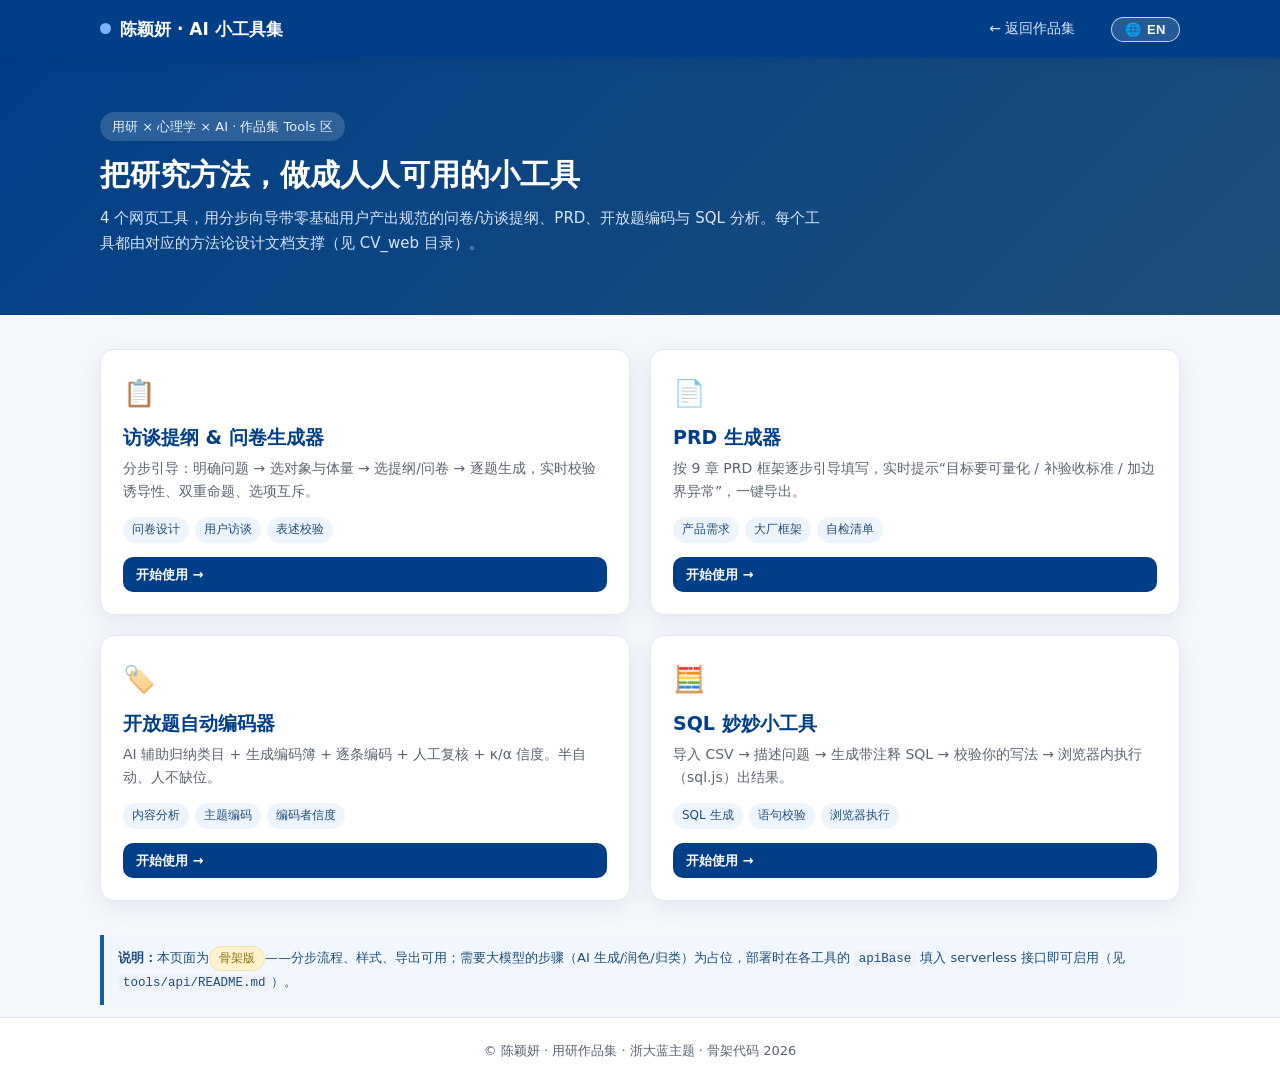
<file: tools/index.html>
<!doctype html>
<html lang="zh-CN">
<head>
<meta charset="utf-8">
<meta name="viewport" content="width=device-width,initial-scale=1">
<title>AI 小工具集 · 陈颖妍</title>
<link rel="stylesheet" href="assets/style.css">
</head>
<body>
<nav class="nav"><div class="container">
  <span class="brand"><span class="dot"></span><span data-i18n="brand">陈颖妍 · AI 小工具集</span></span>
  <span class="spacer"></span>
  <a class="navlink" href="../index.html" data-i18n="back">← 返回作品集</a>
  <button id="langBtn" class="langbtn" type="button" aria-label="切换到英文 / Switch to English">EN</button>
</div></nav>

<header class="hero"><div class="container">
  <span class="kicker" data-i18n="kicker">用研 × 心理学 × AI · 作品集 Tools 区</span>
  <h1 data-i18n="h1">把研究方法，做成人人可用的小工具</h1>
  <p data-i18n="lead">4 个网页工具，用分步向导带零基础用户产出规范的问卷/访谈提纲、PRD、开放题编码与 SQL 分析。每个工具都由对应的方法论设计文档支撑（见 CV_web 目录）。</p>
</div></header>

<main class="container">
  <div class="grid">

    <a class="card" href="survey.html">
      <div class="ico">📋</div>
      <h3 data-i18n="c1t">访谈提纲 & 问卷生成器</h3>
      <p data-i18n="c1d">分步引导：明确问题 → 选对象与体量 → 选提纲/问卷 → 逐题生成，实时校验诱导性、双重命题、选项互斥。</p>
      <div class="tags" data-i18n="c1g"><span class="tag">问卷设计</span><span class="tag">用户访谈</span><span class="tag">表述校验</span></div>
      <span class="btn sm" data-i18n="start">开始使用 →</span>
    </a>

    <a class="card" href="prd.html">
      <div class="ico">📄</div>
      <h3 data-i18n="c2t">PRD 生成器</h3>
      <p data-i18n="c2d">按 9 章 PRD 框架逐步引导填写，实时提示“目标要可量化 / 补验收标准 / 加边界异常”，一键导出。</p>
      <div class="tags" data-i18n="c2g"><span class="tag">产品需求</span><span class="tag">大厂框架</span><span class="tag">自检清单</span></div>
      <span class="btn sm" data-i18n="start">开始使用 →</span>
    </a>

    <a class="card" href="coding.html">
      <div class="ico">🏷️</div>
      <h3 data-i18n="c3t">开放题自动编码器</h3>
      <p data-i18n="c3d">AI 辅助归纳类目 + 生成编码簿 + 逐条编码 + 人工复核 + κ/α 信度。半自动、人不缺位。</p>
      <div class="tags" data-i18n="c3g"><span class="tag">内容分析</span><span class="tag">主题编码</span><span class="tag">编码者信度</span></div>
      <span class="btn sm" data-i18n="start">开始使用 →</span>
    </a>

    <a class="card" href="sql.html">
      <div class="ico">🧮</div>
      <h3 data-i18n="c4t">SQL 妙妙小工具</h3>
      <p data-i18n="c4d">导入 CSV → 描述问题 → 生成带注释 SQL → 校验你的写法 → 浏览器内执行（sql.js）出结果。</p>
      <div class="tags" data-i18n="c4g"><span class="tag">SQL 生成</span><span class="tag">语句校验</span><span class="tag">浏览器执行</span></div>
      <span class="btn sm" data-i18n="start">开始使用 →</span>
    </a>

  </div>

  <div class="callout" data-i18n="note">
    <b>说明：</b>本页面为<span class="skeleton-badge">骨架版</span>——分步流程、样式、导出可用；需要大模型的步骤（AI 生成/润色/归类）为占位，部署时在各工具的 <code>apiBase</code> 填入 serverless 接口即可启用（见 <code>tools/api/README.md</code>）。
  </div>
</main>

<footer><div class="container" data-i18n="foot">© 陈颖妍 · 用研作品集 · 浙大蓝主题 · 骨架代码 2026</div></footer>

<script>
window.I18N_EN_TITLE = "AI Tools · Yingyan Chen";
window.I18N_EN = {
  brand: "Yingyan Chen · AI Tools",
  back: "← Back to portfolio",
  kicker: "UX Research × Psychology × AI · Portfolio Tools",
  h1: "Turning research methods into tools anyone can use",
  lead: "Four web tools that walk absolute beginners, step by step, to rigorous surveys/interview guides, PRDs, open-ended coding, and SQL analysis. Each is backed by its own methodology design document (see the CV_web folder).",
  c1t: "Interview Guide & Survey Generator",
  c1d: "Step-by-step: define the question → pick audience & scale → choose guide/survey → generate item by item, with live checks for leading questions, double-barreled items, and option overlap.",
  c1g: `<span class="tag">Survey Design</span><span class="tag">User Interviews</span><span class="tag">Wording Checks</span>`,
  c2t: "PRD Generator",
  c2d: "A guided 9-chapter PRD framework with live prompts (“make goals measurable / add acceptance criteria / cover edge cases”) and one-click export.",
  c2g: `<span class="tag">Product Requirements</span><span class="tag">Big-tech Framework</span><span class="tag">Checklist</span>`,
  c3t: "Open-ended Response Coder",
  c3d: "AI-assisted category induction + codebook + item-by-item coding + human review + κ/α reliability. Semi-automatic — the human stays in the loop.",
  c3g: `<span class="tag">Content Analysis</span><span class="tag">Thematic Coding</span><span class="tag">Inter-coder Reliability</span>`,
  c4t: "SQL Handy Tool",
  c4d: "Import CSV → describe the question → generate annotated SQL → validate your version → run it in the browser (sql.js) for results.",
  c4g: `<span class="tag">SQL Generation</span><span class="tag">Query Validation</span><span class="tag">In-browser Execution</span>`,
  start: "Open →",
  note: `<b>Note:</b> this page is a <span class="skeleton-badge">skeleton build</span> — the step-by-step flow, styling, and export all work; the steps that need a large model (AI generation/polish/categorization) are placeholders, enabled by filling each tool's <code>apiBase</code> with a serverless endpoint on deploy (see <code>tools/api/README.md</code>).`,
  foot: "© 2026 Yingyan Chen · UX Research Portfolio · ZJU-blue theme · skeleton build"
};
</script>
<script src="assets/i18n.js"></script>
</body>
</html>
</file>
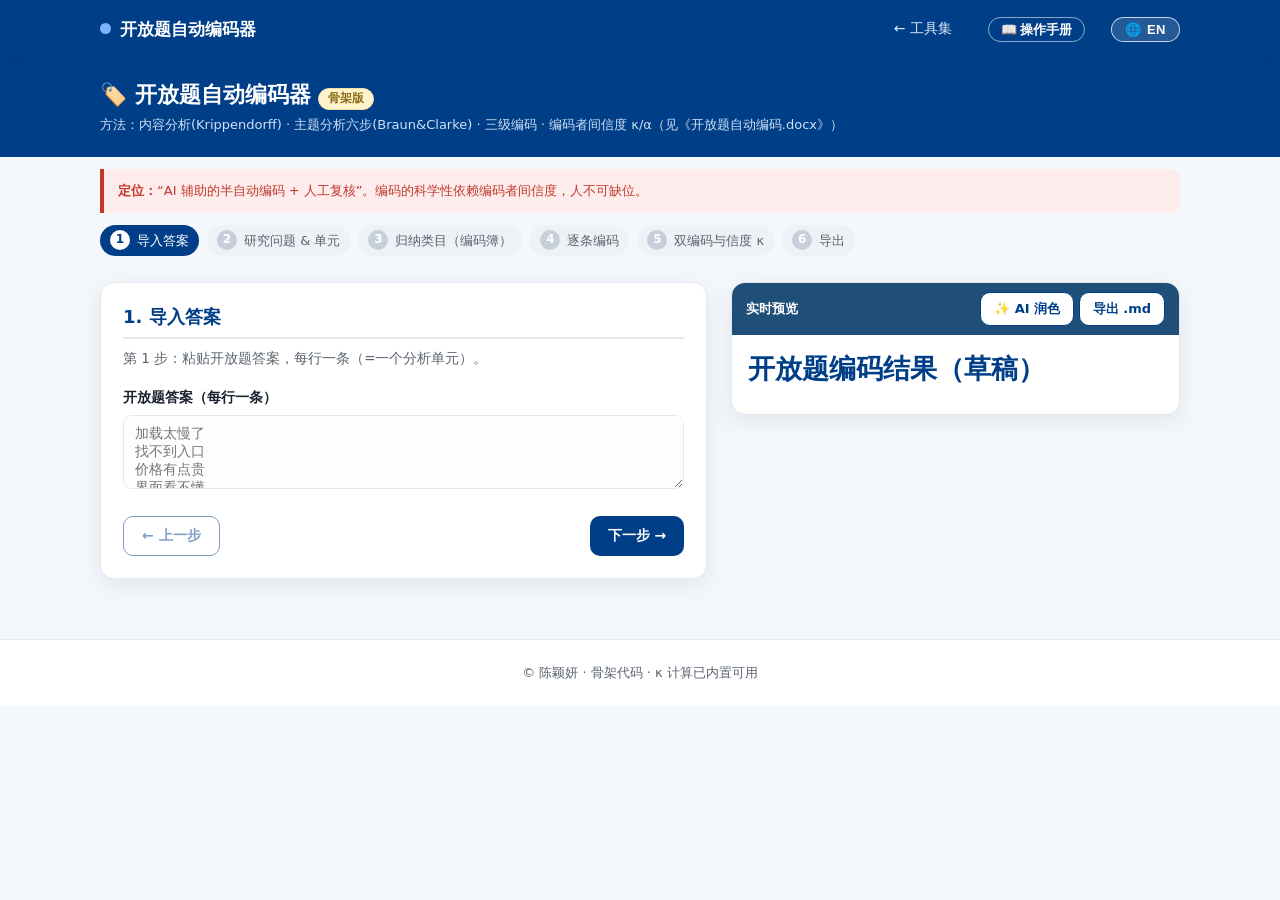
<file: tools/coding.html>
<!doctype html>
<html lang="zh-CN">
<head>
<meta charset="utf-8">
<meta name="viewport" content="width=device-width,initial-scale=1">
<title>开放题自动编码器</title>
<link rel="stylesheet" href="assets/style.css">
</head>
<body>
<nav class="nav"><div class="container">
  <span class="brand"><span class="dot"></span><span data-i18n="brand">开放题自动编码器</span></span>
  <span class="spacer"></span>
  <a class="navlink" href="index.html" data-i18n="back">← 工具集</a>
  <button id="manualBtn" class="manualbtn" type="button" data-i18n="manual_btn">📖 操作手册</button>
  <button id="langBtn" class="langbtn" type="button" aria-label="切换到英文 / Switch to English">EN</button>
</div></nav>
<div class="tool-head"><div class="container">
  <h1>🏷️ <span data-i18n="th">开放题自动编码器</span> <span class="skeleton-badge" data-i18n="badge">骨架版</span></h1>
  <p data-i18n="sub">方法：内容分析(Krippendorff) · 主题分析六步(Braun&Clarke) · 三级编码 · 编码者间信度 κ/α（见《开放题自动编码.docx》）</p>
</div></div>
<main class="container">
  <div class="callout warn" data-i18n="pos"><b>定位：</b>“AI 辅助的半自动编码 + 人工复核”。编码的科学性依赖编码者间信度，人不可缺位。</div>
  <div id="app"></div>
</main>
<div class="manual-mask" id="manualMask" role="dialog" aria-modal="true"><div class="manual-box"><div class="mhead"><h3 data-i18n="manual_title">📖 操作手册 · 开放题自动编码器</h3><button class="mclose" id="manualClose" type="button" data-i18n="manual_close">关闭 ✕</button></div><div class="manual-body" data-i18n="manual_body"><p class="mintro">把一堆开放题答案半自动归纳成类目、逐条编码，内置计算 Cohen\u2019s κ 编码者间信度，一键导出。定位：AI 辅助 + 人工复核，人不可缺位。</p><div class="step"><b>第 1 步 · 导入答案</b><br>🎯 目的：把待分析答案录入系统<br>⌨️ 输入：开放题答案，每行一条<br>🖱️ 操作：粘贴或输入，一行一条<br>📤 输出：显示"已载入 N 条待编码单元"</div><div class="step"><b>第 2 步 · 研究问题 & 单元</b><br>🎯 目的：明确回答什么、以多大颗粒度编码<br>⌨️ 输入：研究问题；分析单元(整条/句子/意义单元)<br>🖱️ 操作：填问题，单选单元粒度<br>📤 输出：预览顶部出现问题与单元</div><div class="step"><b>第 3 步 · 归纳类目（编码簿）</b><br>🎯 目的：建立"给答案贴什么标签"的规则表<br>⌨️ 输入：编码簿：类目名|定义|例句<br>🖱️ 操作：逐行定义，遵循 MECE、保留"其他"<br>📤 输出：预览生成编码簿表格</div><div class="step"><b>第 4 步 · 逐条编码</b><br>🎯 目的：由编码者 A 给每条贴类目<br>⌨️ 输入：编码者 A：每行一个类目，顺序对应答案<br>🖱️ 操作：按答案顺序逐行填类目名<br>📤 输出：预览生成类目频次</div><div class="step"><b>第 5 步 · 双编码与信度 κ ★</b><br>🎯 目的：验证类目能被他人一致套用<br>⌨️ 输入：编码者 B 的独立编码<br>🖱️ 操作：独立编码后填入，自动算 Cohen\u2019s κ<br>📤 输出：显示 N/一致率/κ（≥0.8 良好，<0.6 需重编）</div><div class="step"><b>第 6 步 · 导出</b><br>🎯 目的：拿到可存档的编码结果<br>⌨️ 输入：无<br>🖱️ 操作：点导出 .md<br>📤 输出：含编码簿、信度、频次的 .md</div><p class="mnote">方法论：内容分析(Krippendorff) · 主题分析六步(Braun & Clarke) · 编码者间信度 κ/α。</p></div></div></div>
<footer><div class="container" data-i18n="foot">© 陈颖妍 · 骨架代码 · κ 计算已内置可用</div></footer>

<script src="assets/wizard.js"></script>
<script>
var T = {
  whole:{zh:'整条回答',en:'Whole response'}, sentence:{zh:'句子',en:'Sentence'}, meaning:{zh:'意义单元',en:'Meaning unit'}
};
function o(v){ return {v:v, zh:T[v].zh, en:T[v].en}; }
function lbl(v,lang){ return T[v] ? (T[v][lang]||T[v].zh) : v; }

/* 真实 Cohen's κ：两列（每行一个编码）逐行比对 */
function cohenKappa(a,b){
  a=(a||'').split('\n').map(function(x){return x.trim();});
  b=(b||'').split('\n').map(function(x){return x.trim();});
  var n=Math.min(a.length,b.length), pairs=[];
  for(var i=0;i<n;i++){ if(a[i]!==''&&b[i]!=='') pairs.push([a[i],b[i]]); }
  if(pairs.length<2) return null;
  var N=pairs.length, agree=0, ca={}, cb={};
  pairs.forEach(function(p){ if(p[0]===p[1])agree++; ca[p[0]]=(ca[p[0]]||0)+1; cb[p[1]]=(cb[p[1]]||0)+1; });
  var po=agree/N, pe=0;
  for(var k in ca){ if(cb[k]) pe+=(ca[k]/N)*(cb[k]/N); }
  var kappa=(pe<1)?(po-pe)/(1-pe):1;
  return {N:N, po:po, kappa:kappa};
}
var cfg={ key:'coding', apiBase:'https://yingyan-chen-ai-portfolio.vercel.app', steps:[
  { title:{zh:'导入答案',en:'Import answers'}, intro:{zh:'第 1 步：粘贴开放题答案，每行一条（=一个分析单元）。',en:'Step 1: paste open-ended answers, one per line (= one analysis unit).'}, fields:[
     {name:'answers', label:{zh:'开放题答案（每行一条）',en:'Open-ended answers (one per line)'}, type:'lines', placeholder:{zh:'加载太慢了\n找不到入口\n价格有点贵\n界面看不懂',en:'Too slow to load\nCan’t find the entry point\nA bit pricey\nThe UI is confusing'},
        check:function(v){ if(!v)return null; var n=v.split('\n').filter(function(x){return x.trim();}).length; return {level:'ok',msg:{zh:'已载入 '+n+' 条待编码单元。',en:'Loaded '+n+' units to code.'}}; }}
  ]},
  { title:{zh:'研究问题 & 单元',en:'Question & unit'}, intro:{zh:'第 2 步：明确要回答什么、分析单元粒度。',en:'Step 2: clarify what you want to answer and the granularity of the analysis unit.'}, fields:[
     {name:'rq', label:{zh:'研究问题',en:'Research question'}, type:'text', placeholder:{zh:'用户不满意的主要原因有哪些？',en:'What are the main reasons users are dissatisfied?'}},
     {name:'unit', label:{zh:'分析单元',en:'Analysis unit'}, type:'radio', options:[o('whole'),o('sentence'),o('meaning')]}
  ]},
  { title:{zh:'归纳类目（编码簿）',en:'Induce categories (codebook)'}, intro:{zh:'第 3 步：定义类目。可先人工，AI（配置 apiBase 后）读样本给候选类目。每行：类目名 | 定义 | 例句。',en:'Step 3: define categories. Start manually, or let AI (once apiBase is set) read samples and suggest candidates. Per line: category | definition | example.'}, fields:[
     {name:'codebook', label:{zh:'编码簿',en:'Codebook'}, type:'lines', placeholder:{zh:'性能 | 加载/卡顿相关 | “加载太慢了”\n易用性 | 找不到/看不懂 | “找不到入口”\n价格 | 费用相关 | “价格有点贵”',en:'Performance | loading/lag related | "Too slow to load"\nUsability | can’t find/understand | "Can’t find the entry point"\nPrice | cost related | "A bit pricey"'},
        check:function(v){ if(!v)return null; return {level:'tip',msg:{zh:'原则：类目互斥且穷尽(MECE)；保留“其他/无法归类”。',en:'Principle: categories mutually exclusive & exhaustive (MECE); keep an "Other / uncodable".'}}; }},
     {name:'aihint', type:'static', html:{zh:'<div class="callout">（骨架占位）配置 apiBase 后，可点“AI 归纳候选类目”自动读全部答案生成编码簿草稿，再由你增删改。</div>',en:'<div class="callout">(skeleton placeholder) Once apiBase is set, "AI-induce candidate categories" reads all answers and drafts a codebook for you to edit.</div>'}}
  ]},
  { title:{zh:'逐条编码',en:'Code item by item'}, intro:{zh:'第 4 步：人机协同。AI 给建议编码+置信度，你逐条复核。此处骨架用“编码者 A”手工编码演示。',en:'Step 4: human–AI collaboration. AI suggests codes + confidence; you review each. This skeleton demos manual coding by "Coder A".'}, fields:[
     {name:'coderA', label:{zh:'编码者 A：给每条答案编码（每行一个类目，顺序对应答案）',en:'Coder A: code each answer (one category per line, aligned to answers)'}, type:'lines', placeholder:{zh:'性能\n易用性\n价格\n易用性',en:'Performance\nUsability\nPrice\nUsability'}}
  ]},
  { title:{zh:'双编码与信度 κ',en:'Double-coding & κ reliability'}, intro:{zh:'第 5 步：第二位编码者（或 AI 二次）独立编码，计算 Cohen’s κ。',en:'Step 5: a second coder (or AI second pass) codes independently; compute Cohen’s κ.'}, fields:[
     {name:'coderB', label:{zh:'编码者 B：独立编码（每行一个类目）',en:'Coder B: independent coding (one category per line)'}, type:'lines', placeholder:{zh:'性能\n易用性\n价格\n性能',en:'Performance\nUsability\nPrice\nPerformance'},
        check:function(v,s){ var r=cohenKappa(s.coderA,v); if(!r) return {level:'tip',msg:{zh:'两列各需 ≥2 个对应编码才能算 κ。',en:'Each column needs ≥2 matching codes to compute κ.'}};
          var lvl=r.kappa>=0.8?'ok':(r.kappa>=0.6?'tip':'warn');
          return {level:lvl,msg:{zh:'N='+r.N+'，观察一致 '+(r.po*100).toFixed(0)+'%，Cohen’s κ='+r.kappa.toFixed(2)+'（≥0.8 良好，0.6–0.8 可接受，<0.6 需讨论修订编码簿重编）。',en:'N='+r.N+', observed agreement '+(r.po*100).toFixed(0)+'%, Cohen’s κ='+r.kappa.toFixed(2)+' (≥0.8 good, 0.6–0.8 acceptable, <0.6 discuss & revise the codebook, then recode).'}}; }}
  ]},
  { title:{zh:'导出',en:'Export'}, intro:{zh:'第 6 步：导出编码结果 + 编码簿 + 频次。',en:'Step 6: export coding results + codebook + frequencies.'}, fields:[
     {name:'_x', type:'static', html:{zh:'<div class="callout">右侧预览含编码簿与信度小结，点“导出 .md”。完整版还可导出逐条编码 CSV 与类目频次。</div>',en:'<div class="callout">The preview on the right includes the codebook and a reliability summary; click "Export .md". The full version also exports per-item coding CSV and category frequencies.</div>'}}
  ]}
],
buildPreview:function(s,lang){
  function P(zh,en){ return lang==='en'?en:zh; }
  var C = lang==='en'?': ':'：';
  var o=['# '+P('开放题编码结果（草稿）','Open-ended coding results (draft)'),''];
  if(s.rq)o.push('**'+P('研究问题','Research question')+'**'+C+s.rq); if(s.unit)o.push('**'+P('分析单元','Analysis unit')+'**'+C+lbl(s.unit,lang)); o.push('');
  if(s.codebook){ o.push('## '+P('编码簿','Codebook')); o.push('| '+P('类目','Category')+' | '+P('定义','Definition')+' | '+P('例句','Example')+' |','|---|---|---|'); s.codebook.split('\n').forEach(function(x){ if(x.trim()){ var p=x.split('|'); o.push('| '+((p[0]||'').trim())+' | '+((p[1]||'').trim())+' | '+((p[2]||'').trim())+' |'); } }); o.push(''); }
  var r=cohenKappa(s.coderA,s.coderB);
  if(r){ o.push('## '+P('编码者间信度','Inter-coder reliability')); o.push('- '+P('样本 N=','Sample N=')+r.N+P('，观察一致率 ',', observed agreement ')+(r.po*100).toFixed(0)+'%'); o.push('- **Cohen’s κ = '+r.kappa.toFixed(2)+'**'+(r.kappa<0.6?P('（偏低：建议讨论、修订编码簿后重编）',' (low: discuss, revise the codebook, then recode)'):'')); o.push(''); }
  if(s.coderA){ var f={}; s.coderA.split('\n').forEach(function(c){c=c.trim();if(c)f[c]=(f[c]||0)+1;}); var ks=Object.keys(f); if(ks.length){ o.push('## '+P('类目频次（编码者A）','Category frequency (Coder A)')); ks.forEach(function(k){o.push('- '+k+C+f[k]);}); } }
  return o.join('\n');
}};
new Wizard(cfg).mount('#app');
</script>
<script>
window.I18N_EN_TITLE = "Open-ended Response Coder";
window.I18N_EN = {
  manual_btn: "📖 Manual",
  manual_title: "📖 Manual · Open-ended Response Coder",
  manual_close: "Close ✕",
  manual_body: `<p class="mintro">Semi-automatically induce categories from open-ended answers, code item by item, compute Cohen\u2019s κ inter-coder reliability, and export. Positioning: AI-assisted + human review — the human stays in the loop.</p><div class="step"><b>Step 1 · Import answers</b><br>🎯 Purpose: Load the answers to analyze<br>⌨️ Input: Open-ended answers, one per line<br>🖱️ How: Paste or type, one per line<br>📤 Output: Shows "loaded N units"</div><div class="step"><b>Step 2 · Question & unit</b><br>🎯 Purpose: Define the question and coding granularity<br>⌨️ Input: Research question; unit (whole/sentence/meaning)<br>🖱️ How: Fill question, pick unit granularity<br>📤 Output: Preview shows question & unit</div><div class="step"><b>Step 3 · Induce categories</b><br>🎯 Purpose: Build the labeling ruleset<br>⌨️ Input: Codebook: category|definition|example<br>🖱️ How: Define per line; keep MECE + an "Other"<br>📤 Output: Preview builds the codebook table</div><div class="step"><b>Step 4 · Code item by item</b><br>🎯 Purpose: Coder A labels each answer<br>⌨️ Input: Coder A: one category per line, aligned to answers<br>🖱️ How: Fill category names in answer order<br>📤 Output: Preview builds category frequency</div><div class="step"><b>Step 5 · Double-coding & κ ★</b><br>🎯 Purpose: Verify others can apply the codebook consistently<br>⌨️ Input: Coder B\u2019s independent coding<br>🖱️ How: Enter B\u2019s coding; κ is computed automatically<br>📤 Output: Shows N / agreement / κ (≥0.8 good, <0.6 recode)</div><div class="step"><b>Step 6 · Export</b><br>🎯 Purpose: Get archivable results<br>⌨️ Input: none<br>🖱️ How: Click Export .md<br>📤 Output: A .md with codebook, reliability, frequencies</div><p class="mnote">Methodology: content analysis (Krippendorff) · six-step thematic analysis (Braun & Clarke) · inter-coder reliability κ/α.</p>`,
  brand: "Open-ended Response Coder",
  back: "← Tools",
  th: "Open-ended Response Coder",
  badge: "skeleton",
  sub: "Method: content analysis (Krippendorff) · six-step thematic analysis (Braun & Clarke) · three-level coding · inter-coder reliability κ/α.",
  pos: `<b>Positioning:</b> "AI-assisted semi-automatic coding + human review." Coding rigor depends on inter-coder reliability — the human stays in the loop.`,
  foot: "© Yingyan Chen · skeleton build · κ computation built in and working"
};
</script>
<script src="assets/i18n.js"></script>
<script>(function(){var b=document.getElementById('manualBtn'),m=document.getElementById('manualMask'),c=document.getElementById('manualClose');if(!b||!m)return;function o(){m.classList.add('open');document.body.style.overflow='hidden';}function x(){m.classList.remove('open');document.body.style.overflow='';}b.addEventListener('click',o);c.addEventListener('click',x);m.addEventListener('click',function(e){if(e.target===m)x();});document.addEventListener('keydown',function(e){if(e.key==='Escape')x();});})();</script>
</body>
</html>
</file>
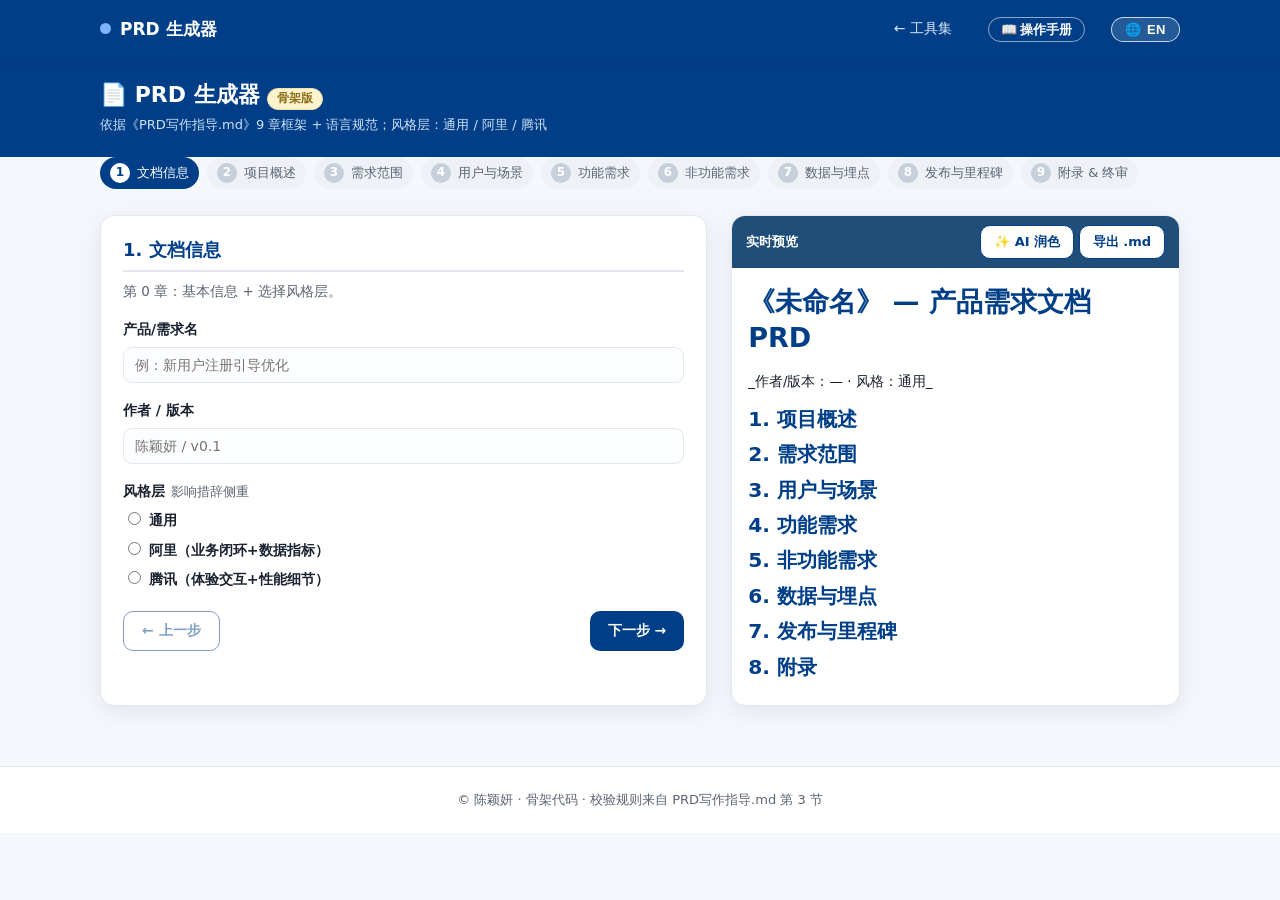
<file: tools/prd.html>
<!doctype html>
<html lang="zh-CN">
<head>
<meta charset="utf-8">
<meta name="viewport" content="width=device-width,initial-scale=1">
<title>PRD 生成器</title>
<link rel="stylesheet" href="assets/style.css">
</head>
<body>
<nav class="nav"><div class="container">
  <span class="brand"><span class="dot"></span><span data-i18n="brand">PRD 生成器</span></span>
  <span class="spacer"></span>
  <a class="navlink" href="index.html" data-i18n="back">← 工具集</a>
  <button id="manualBtn" class="manualbtn" type="button" data-i18n="manual_btn">📖 操作手册</button>
  <button id="langBtn" class="langbtn" type="button" aria-label="切换到英文 / Switch to English">EN</button>
</div></nav>
<div class="tool-head"><div class="container">
  <h1>📄 <span data-i18n="th">PRD 生成器</span> <span class="skeleton-badge" data-i18n="badge">骨架版</span></h1>
  <p data-i18n="sub">依据《PRD写作指导.md》9 章框架 + 语言规范；风格层：通用 / 阿里 / 腾讯</p>
</div></div>
<main class="container"><div id="app"></div></main>
<div class="manual-mask" id="manualMask" role="dialog" aria-modal="true"><div class="manual-box"><div class="mhead"><h3 data-i18n="manual_title">📖 操作手册 · PRD 生成器</h3><button class="mclose" id="manualClose" type="button" data-i18n="manual_close">关闭 ✕</button></div><div class="manual-body" data-i18n="manual_body"><p class="mintro">手把手按 9 章框架填写，边填边提示"目标要可量化 / 补验收标准 / 加边界异常"，右侧实时生成、一键导出一份格式规范的 PRD。</p><div class="step"><b>第 0 章 · 文档信息</b><br>🎯 目的：登记基本信息并选定写作风格<br>⌨️ 输入：产品/需求名、作者/版本、风格层<br>🖱️ 操作：填名称作者；风格三选一（通用/阿里/腾讯）<br>📤 输出：预览抬头出现文档信息</div><div class="step"><b>第 1 章 · 项目概述</b><br>🎯 目的：讲清为什么做、做到什么算成功<br>⌨️ 输入：背景、目标(可量化)、非目标、指标、参与人<br>🖱️ 操作：目标含"提升"却无数字会红字警告<br>📤 输出：预览"1. 项目概述"</div><div class="step"><b>第 2 章 · 需求范围</b><br>🎯 目的：划边界，防止范围蔓延<br>⌨️ 输入：In Scope / Out of Scope / 依赖假设<br>🖱️ 操作：每行一条；Out of Scope 不填会提示<br>📤 输出：预览"2. 需求范围"</div><div class="step"><b>第 3 章 · 用户与场景</b><br>🎯 目的：明确为谁做、什么场景用<br>⌨️ 输入：用户画像、用户故事<br>🖱️ 操作：用户故事按"作为__想要__以便__"，缺"以便"会提示<br>📤 输出：预览"3. 用户与场景"</div><div class="step"><b>第 4 章 · 功能需求 ★</b><br>🎯 目的：把功能写到可开发、可验收<br>⌨️ 输入：功能清单(名|优先级)、某功能详述<br>🖱️ 操作：详述缺"验收标准/边界异常"会红字提示<br>📤 输出：预览生成功能表 + 详述代码块</div><div class="step"><b>第 5 章 · 非功能需求</b><br>🎯 目的：补齐性能、安全、兼容硬约束<br>⌨️ 输入：性能(给数字)、安全/合规、兼容性<br>🖱️ 操作：含主观词却无数字会提示改成可测<br>📤 输出：预览"5. 非功能需求"</div><div class="step"><b>第 6 章 · 数据与埋点</b><br>🎯 目的：定义如何用数据验证目标<br>⌨️ 输入：埋点(事件|时机|字段)、评估方式<br>🖱️ 操作：埋点每行一条<br>📤 输出：预览"6. 数据与埋点"</div><div class="step"><b>第 7 章 · 发布与里程碑</b><br>🎯 目的：讲清怎么上线、出问题怎么退<br>⌨️ 输入：排期、发布策略(全量/灰度)、回滚<br>🖱️ 操作：回滚不填会提示"验收+数据+回滚=闭环"<br>📤 输出：预览"7. 发布与里程碑"</div><div class="step"><b>第 8 章 · 附录 & 终审</b><br>🎯 目的：收口 TBD、对照自检、导出成品<br>⌨️ 输入：待定项、自检清单(勾选)<br>🖱️ 操作：勾选清单后点导出 .md<br>📤 输出：一份完整的 Markdown PRD</div><p class="mnote">框架与校验来自《PRD写作指导.md》：目标可量化 + 每功能有验收标准与边界异常。</p></div></div></div>
<footer><div class="container" data-i18n="foot">© 陈颖妍 · 骨架代码 · 校验规则来自 PRD写作指导.md 第 3 节</div></footer>

<script src="assets/wizard.js"></script>
<script>
var T = {
  generic:{zh:'通用',en:'Generic'}, ali:{zh:'阿里（业务闭环+数据指标）',en:'Alibaba (business loop + data metrics)'}, tencent:{zh:'腾讯（体验交互+性能细节）',en:'Tencent (experience/interaction + performance detail)'},
  full:{zh:'全量',en:'Full rollout'}, gray:{zh:'灰度',en:'Gradual (canary)'},
  cl1:{zh:'目标可量化',en:'Goals measurable'}, cl2:{zh:'写了不做什么',en:'Out-of-scope stated'}, cl3:{zh:'每功能有验收',en:'Each feature has acceptance'}, cl4:{zh:'覆盖边界异常',en:'Edge cases covered'}, cl5:{zh:'有回滚预案',en:'Rollback plan'}, cl6:{zh:'术语一致',en:'Consistent terms'}
};
function o(v){ return {v:v, zh:T[v].zh, en:T[v].en}; }
function lbl(v,lang){ return T[v] ? (T[v][lang]||T[v].zh) : v; }

function chkQuant(v){ if(!v)return null; if(/(提升|优化|改善|更好|增强|加强)/.test(v) && !/\d/.test(v)) return {level:'warn',msg:{zh:'目标含“提升/优化”等词但无数字——目标需可量化，如“7 日留存 +5%”。',en:'Goal uses words like "improve/optimize" but no number — goals must be measurable, e.g., "+5% 7-day retention".'}}; return null; }
function chkAdj(v){ if(!v)return null; if(/(快速|流畅|友好|美观|大量|很多)/.test(v)&&!/\d/.test(v)) return {level:'tip',msg:{zh:'含主观形容词，建议改成可测的数字或行为。',en:'Contains subjective adjectives; replace with measurable numbers or behaviors.'}}; return null; }

var cfg={ key:'prd', apiBase:'https://yingyan-chen-ai-portfolio.vercel.app', steps:[
  { title:{zh:'文档信息',en:'Document info'}, intro:{zh:'第 0 章：基本信息 + 选择风格层。',en:'Chapter 0: basic info + choose a style preset.'}, fields:[
     {name:'name', label:{zh:'产品/需求名',en:'Product / feature name'}, type:'text', placeholder:{zh:'例：新用户注册引导优化',en:'e.g., New-user onboarding optimization'}},
     {name:'author', label:{zh:'作者 / 版本',en:'Author / version'}, type:'text', placeholder:{zh:'陈颖妍 / v0.1',en:'Yingyan Chen / v0.1'}},
     {name:'style', label:{zh:'风格层',en:'Style preset'}, hint:{zh:'影响措辞侧重',en:'Affects wording emphasis'}, type:'radio', options:[o('generic'),o('ali'),o('tencent')]}
  ]},
  { title:{zh:'项目概述',en:'Overview'}, intro:{zh:'第 1 章：背景、目标（可量化）、非目标、北极星指标、参与人。',en:'Chapter 1: background, goal (measurable), non-goals, north-star metric, stakeholders.'}, fields:[
     {name:'bg', label:{zh:'背景（为何做，1–3 句）',en:'Background (why, 1–3 sentences)'}, type:'textarea'},
     {name:'goal', label:{zh:'目标（必须可量化）',en:'Goal (must be measurable)'}, type:'textarea', placeholder:{zh:'例：30 日内注册转化率从 40% 提升到 50%',en:'e.g., raise 30-day signup conversion from 40% to 50%'}, check:chkQuant},
     {name:'nongoal', label:{zh:'非目标（不解决什么）',en:'Non-goals (what it won’t solve)'}, type:'text',
        check:function(v){ if(!v) return {level:'tip',msg:{zh:'建议写明“不做什么”，避免范围蔓延。',en:'State what you won’t do, to avoid scope creep.'}}; return null; }},
     {name:'metric', label:{zh:'北极星 / 上线后评估指标',en:'North-star / post-launch metric'}, type:'text'},
     {name:'people', label:{zh:'参与人',en:'Stakeholders'}, type:'text', placeholder:{zh:'产品/设计/前端/后端/测试',en:'PM / design / frontend / backend / QA'}}
  ]},
  { title:{zh:'需求范围',en:'Scope'}, intro:{zh:'第 2 章：做什么 / 不做什么 / 依赖假设。',en:'Chapter 2: in scope / out of scope / dependencies & assumptions.'}, fields:[
     {name:'in', label:{zh:'本期做（In Scope）',en:'In scope'}, type:'lines'},
     {name:'out', label:{zh:'本期不做（Out of Scope）',en:'Out of scope'}, type:'lines',
        check:function(v){ if(!v) return {level:'tip',msg:{zh:'未写边界，易范围蔓延。',en:'No boundary stated — scope creep risk.'}}; return null; }},
     {name:'dep', label:{zh:'依赖与假设',en:'Dependencies & assumptions'}, type:'textarea'}
  ]},
  { title:{zh:'用户与场景',en:'Users & scenarios'}, intro:{zh:'第 3 章：画像、角色权限、用户故事。',en:'Chapter 3: personas, roles/permissions, user stories.'}, fields:[
     {name:'persona', label:{zh:'目标用户画像',en:'Target user persona'}, type:'textarea'},
     {name:'story', label:{zh:'用户故事',en:'User stories'}, hint:{zh:'作为__，我想要__，以便__',en:'As a __, I want __, so that __'}, type:'lines', placeholder:{zh:'作为新用户，我想要一键第三方登录，以便快速完成注册',en:'As a new user, I want one-tap third-party login, so that I can finish signup quickly'},
        check:function(v){ if(v && !/以便|以此|从而|so that/i.test(v)) return {level:'tip',msg:{zh:'用户故事建议补上“以便<价值>”。',en:'Add "so that <value>" to the user story.'}}; return null; }}
  ]},
  { title:{zh:'功能需求',en:'Functional requirements'}, intro:{zh:'第 4 章（主体）：每个功能都要有验收标准与边界异常。',en:'Chapter 4 (core): every feature needs acceptance criteria and edge cases.'}, fields:[
     {name:'flist', label:{zh:'功能清单（每行：功能名 | 优先级P0/P1/P2）',en:'Feature list (per line: name | priority P0/P1/P2)'}, type:'lines', placeholder:{zh:'第三方一键登录 | P0\n注册进度保存 | P1',en:'One-tap third-party login | P0\nSave signup progress | P1'}},
     {name:'fdetail', label:{zh:'某功能详述（描述/流程/字段/边界异常/验收标准）',en:'One feature in detail (description/flow/fields/edge cases/acceptance)'}, type:'textarea', placeholder:{zh:'功能：第三方一键登录\n流程：点击→授权→回调建账号→进首页\n边界：授权失败/网络失败/已存在账号→…\n验收：授权成功后 3s 内进首页，失败有明确提示',en:'Feature: one-tap third-party login\nFlow: tap → authorize → callback creates account → home\nEdge: auth fail / network fail / account exists → …\nAcceptance: home within 3s of auth success; clear error on failure'},
        check:function(v){ if(!v)return null; var missZh=[],missEn=[]; if(!/验收|accept/i.test(v)){missZh.push('验收标准');missEn.push('acceptance criteria');} if(!/边界|异常|失败|edge|fail/i.test(v)){missZh.push('边界异常');missEn.push('edge cases');} return missZh.length?{level:'warn',msg:{zh:'该功能缺：'+missZh.join('、')+'（不写会导致“无法判定完成/上线即崩”）。',en:'This feature is missing: '+missEn.join(', ')+' (omitting these means "can’t tell when it’s done / it breaks on launch").'}}:{level:'ok',msg:{zh:'已含验收与边界，良好。',en:'Includes acceptance and edge cases — good.'}}; }}
  ]},
  { title:{zh:'非功能需求',en:'Non-functional'}, intro:{zh:'第 5 章：性能（给数字）、安全、兼容、合规。',en:'Chapter 5: performance (give numbers), security, compatibility, compliance.'}, fields:[
     {name:'perf', label:{zh:'性能（给数字）',en:'Performance (give numbers)'}, type:'text', placeholder:{zh:'列表首屏<1s；支持 1000 并发',en:'List first paint <1s; supports 1000 concurrent'}, check:chkAdj},
     {name:'sec', label:{zh:'安全 / 合规',en:'Security / compliance'}, type:'text'},
     {name:'compat', label:{zh:'兼容性',en:'Compatibility'}, type:'text'}
  ]},
  { title:{zh:'数据与埋点',en:'Data & tracking'}, intro:{zh:'第 6 章：指标定义 + 埋点方案。',en:'Chapter 6: metric definitions + event-tracking plan.'}, fields:[
     {name:'track', label:{zh:'埋点（事件名/触发时机/上报字段）',en:'Tracking (event / trigger / fields)'}, type:'lines', placeholder:{zh:'register_success | 注册成功 | user_id,channel',en:'register_success | on signup complete | user_id,channel'}},
     {name:'eval', label:{zh:'如何评估目标达成',en:'How goal achievement is evaluated'}, type:'text'}
  ]},
  { title:{zh:'发布与里程碑',en:'Release & milestones'}, intro:{zh:'第 7 章：排期、灰度、回滚。',en:'Chapter 7: schedule, canary, rollback.'}, fields:[
     {name:'plan', label:{zh:'排期 / 里程碑',en:'Schedule / milestones'}, type:'text'},
     {name:'release', label:{zh:'发布策略',en:'Release strategy'}, type:'radio', options:[o('full'),o('gray')]},
     {name:'rollback', label:{zh:'回滚策略',en:'Rollback plan'}, type:'text',
        check:function(v){ if(!v) return {level:'tip',msg:{zh:'缺回滚预案（验收+数据+回滚=闭环）。',en:'No rollback plan (acceptance + data + rollback = a closed loop).'}}; return null; }}
  ]},
  { title:{zh:'附录 & 终审',en:'Appendix & review'}, intro:{zh:'第 8 章：术语 / TBD。完成后导出，并对照自检清单。',en:'Chapter 8: glossary / TBD. Export when done, and check against the self-review list.'}, fields:[
     {name:'tbd', label:{zh:'待定项 TBD（内容 @负责人 截止）',en:'TBD items (content @owner deadline)'}, type:'lines'},
     {name:'checklist', label:{zh:'自检清单',en:'Self-review checklist'}, type:'checks', options:[o('cl1'),o('cl2'),o('cl3'),o('cl4'),o('cl5'),o('cl6')]},
     {name:'_note', type:'static', html:{zh:'<div class="callout">右侧实时生成 PRD 预览，点“导出 .md”。配置 apiBase 后可启用“一键规范表述”。</div>',en:'<div class="callout">A live PRD preview builds on the right; click "Export .md". Once apiBase is set, "one-click wording cleanup" is enabled.</div>'}}
  ]}
],
buildPreview:function(s,lang){
  function P(zh,en){ return lang==='en'?en:zh; }
  var C = lang==='en'?': ':'：', DOT = lang==='en'?', ':'、';
  var styleLabel = s.style ? lbl(s.style,lang) : P('通用','Generic');
  var o=['# '+(s.name||P('《未命名》','Untitled'))+P(' — 产品需求文档 PRD',' — Product Requirements Document (PRD)'),''];
  o.push('_'+P('作者/版本','Author/version')+C+(s.author||'—')+' · '+P('风格','Style')+C+styleLabel+'_','');
  o.push('## 1. '+P('项目概述','Overview'));
  if(s.bg)o.push('**'+P('背景','Background')+'**'+C+s.bg);
  if(s.goal)o.push('**'+P('目标','Goal')+'**'+C+s.goal);
  if(s.nongoal)o.push('**'+P('非目标','Non-goals')+'**'+C+s.nongoal);
  if(s.metric)o.push('**'+P('指标','Metric')+'**'+C+s.metric);
  if(s.people)o.push('**'+P('参与人','Stakeholders')+'**'+C+s.people);
  o.push(''); o.push('## 2. '+P('需求范围','Scope'));
  if(s.in){o.push('**In Scope**'+C);s.in.split('\n').forEach(function(x){if(x.trim())o.push('- '+x);});}
  if(s.out){o.push('**Out of Scope**'+C);s.out.split('\n').forEach(function(x){if(x.trim())o.push('- '+x);});}
  if(s.dep)o.push('**'+P('依赖与假设','Dependencies & assumptions')+'**'+C+s.dep);
  o.push(''); o.push('## 3. '+P('用户与场景','Users & scenarios')); if(s.persona)o.push(s.persona);
  if(s.story){o.push('**'+P('用户故事','User stories')+'**'+C);s.story.split('\n').forEach(function(x){if(x.trim())o.push('- '+x);});}
  o.push(''); o.push('## 4. '+P('功能需求','Functional requirements'));
  if(s.flist){o.push('| '+P('功能','Feature')+' | '+P('优先级','Priority')+' |','|---|---|');s.flist.split('\n').forEach(function(x){var p=x.split('|');if(p[0]&&p[0].trim())o.push('| '+(p[0]||'').trim()+' | '+((p[1]||'').trim()||'-')+' |');});}
  if(s.fdetail){o.push('');o.push('**'+P('功能详述','Feature detail')+'**'+C);o.push('```');o.push(s.fdetail);o.push('```');}
  o.push(''); o.push('## 5. '+P('非功能需求','Non-functional'));
  if(s.perf)o.push('**'+P('性能','Performance')+'**'+C+s.perf); if(s.sec)o.push('**'+P('安全/合规','Security/compliance')+'**'+C+s.sec); if(s.compat)o.push('**'+P('兼容','Compatibility')+'**'+C+s.compat);
  o.push(''); o.push('## 6. '+P('数据与埋点','Data & tracking')); if(s.track)s.track.split('\n').forEach(function(x){if(x.trim())o.push('- '+x);}); if(s.eval)o.push('**'+P('评估','Evaluation')+'**'+C+s.eval);
  o.push(''); o.push('## 7. '+P('发布与里程碑','Release & milestones')); if(s.plan)o.push('**'+P('排期','Schedule')+'**'+C+s.plan); if(s.release)o.push('**'+P('发布','Release')+'**'+C+lbl(s.release,lang)); if(s.rollback)o.push('**'+P('回滚','Rollback')+'**'+C+s.rollback);
  o.push(''); o.push('## 8. '+P('附录','Appendix')); if(s.tbd)s.tbd.split('\n').forEach(function(x){if(x.trim())o.push('- TBD'+C+x);});
  if(s.checklist)o.push('','**'+P('自检通过','Checklist passed')+'**'+C+s.checklist.map(function(x){return lbl(x,lang);}).join(DOT));
  return o.join('\n');
}};
new Wizard(cfg).mount('#app');
</script>
<script>
window.I18N_EN_TITLE = "PRD Generator";
window.I18N_EN = {
  manual_btn: "📖 Manual",
  manual_title: "📖 Manual · PRD Generator",
  manual_close: "Close ✕",
  manual_body: `<p class="mintro">A guided 9-chapter framework with live prompts (measurable goals / acceptance criteria / edge cases), a live preview on the right, and one-click export of a well-formatted PRD.</p><div class="step"><b>Ch.0 · Document info</b><br>🎯 Purpose: Record basics and choose a writing style<br>⌨️ Input: Name, author/version, style preset<br>🖱️ How: Fill name & author; pick a style (Generic/Alibaba/Tencent)<br>📤 Output: Preview header shows document info</div><div class="step"><b>Ch.1 · Overview</b><br>🎯 Purpose: State why, and what counts as success<br>⌨️ Input: Background, measurable goal, non-goals, metric, stakeholders<br>🖱️ How: A goal with "improve" but no number triggers a red warning<br>📤 Output: Preview "1. Overview"</div><div class="step"><b>Ch.2 · Scope</b><br>🎯 Purpose: Draw boundaries to prevent scope creep<br>⌨️ Input: In scope / out of scope / dependencies<br>🖱️ How: One per line; empty out-of-scope is flagged<br>📤 Output: Preview "2. Scope"</div><div class="step"><b>Ch.3 · Users & scenarios</b><br>🎯 Purpose: Clarify who and in what scenario<br>⌨️ Input: Persona, user stories<br>🖱️ How: User stories as "As __ I want __ so that __"; missing "so that" is flagged<br>📤 Output: Preview "3. Users & scenarios"</div><div class="step"><b>Ch.4 · Functional requirements ★</b><br>🎯 Purpose: Make features developable and acceptance-testable<br>⌨️ Input: Feature list (name|priority), one feature in detail<br>🖱️ How: Missing acceptance/edge-cases triggers a red warning<br>📤 Output: Preview builds a feature table + detail block</div><div class="step"><b>Ch.5 · Non-functional</b><br>🎯 Purpose: Add performance, security, compatibility<br>⌨️ Input: Performance (numbers), security, compatibility<br>🖱️ How: Subjective words without numbers get flagged<br>📤 Output: Preview "5. Non-functional"</div><div class="step"><b>Ch.6 · Data & tracking</b><br>🎯 Purpose: Define how data validates the goal<br>⌨️ Input: Tracking (event|trigger|fields), evaluation<br>🖱️ How: One tracking line each<br>📤 Output: Preview "6. Data & tracking"</div><div class="step"><b>Ch.7 · Release & milestones</b><br>🎯 Purpose: State how to launch and how to roll back<br>⌨️ Input: Schedule, release (full/canary), rollback<br>🖱️ How: Empty rollback is flagged as an open loop<br>📤 Output: Preview "7. Release & milestones"</div><div class="step"><b>Ch.8 · Appendix & review</b><br>🎯 Purpose: Close TBDs, self-review, export<br>⌨️ Input: TBD items, self-review checklist<br>🖱️ How: Tick the checklist, then Export .md<br>📤 Output: A complete Markdown PRD</div><p class="mnote">Framework and checks come from the PRD-writing guide: measurable goals + acceptance criteria & edge cases per feature.</p>`,
  brand: "PRD Generator",
  back: "← Tools",
  th: "PRD Generator",
  badge: "skeleton",
  sub: "Based on the 9-chapter framework in PRD-writing-guide.md + language norms; style presets: Generic / Alibaba / Tencent.",
  foot: "© Yingyan Chen · skeleton build · checks from §3 of the PRD-writing guide"
};
</script>
<script src="assets/i18n.js"></script>
<script>(function(){var b=document.getElementById('manualBtn'),m=document.getElementById('manualMask'),c=document.getElementById('manualClose');if(!b||!m)return;function o(){m.classList.add('open');document.body.style.overflow='hidden';}function x(){m.classList.remove('open');document.body.style.overflow='';}b.addEventListener('click',o);c.addEventListener('click',x);m.addEventListener('click',function(e){if(e.target===m)x();});document.addEventListener('keydown',function(e){if(e.key==='Escape')x();});})();</script>
</body>
</html>
</file>
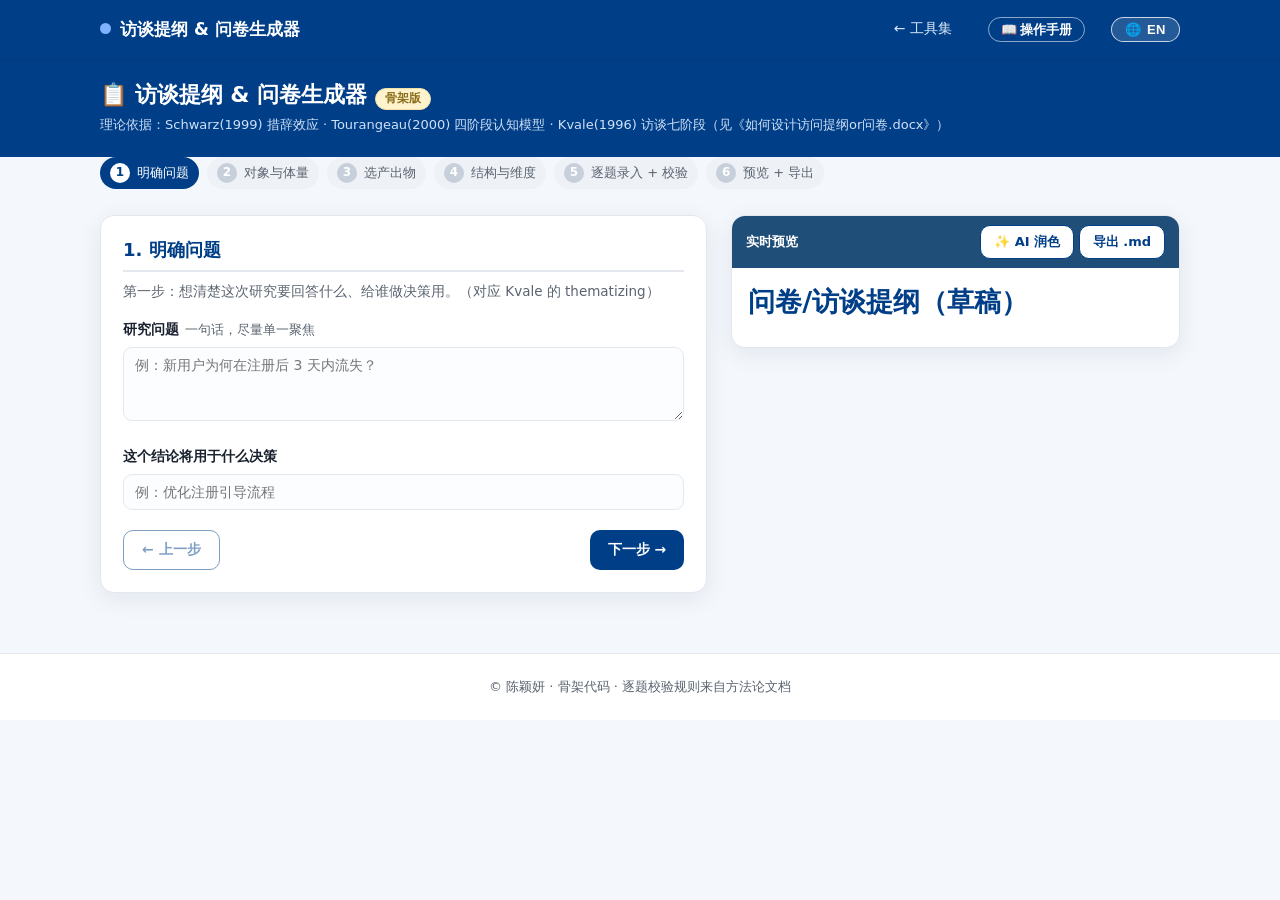
<file: tools/survey.html>
<!doctype html>
<html lang="zh-CN">
<head>
<meta charset="utf-8">
<meta name="viewport" content="width=device-width,initial-scale=1">
<title>访谈提纲 & 问卷生成器</title>
<link rel="stylesheet" href="assets/style.css">
</head>
<body>
<nav class="nav"><div class="container">
  <span class="brand"><span class="dot"></span><span data-i18n="brand">访谈提纲 &amp; 问卷生成器</span></span>
  <span class="spacer"></span>
  <a class="navlink" href="index.html" data-i18n="back">← 工具集</a>
  <button id="manualBtn" class="manualbtn" type="button" data-i18n="manual_btn">📖 操作手册</button>
  <button id="langBtn" class="langbtn" type="button" aria-label="切换到英文 / Switch to English">EN</button>
</div></nav>
<div class="tool-head"><div class="container">
  <h1>📋 <span data-i18n="th">访谈提纲 &amp; 问卷生成器</span> <span class="skeleton-badge" data-i18n="badge">骨架版</span></h1>
  <p data-i18n="sub">理论依据：Schwarz(1999) 措辞效应 · Tourangeau(2000) 四阶段认知模型 · Kvale(1996) 访谈七阶段（见《如何设计访问提纲or问卷.docx》）</p>
</div></div>
<main class="container"><div id="app"></div></main>
<div class="manual-mask" id="manualMask" role="dialog" aria-modal="true"><div class="manual-box"><div class="mhead"><h3 data-i18n="manual_title">📖 操作手册 · 访谈提纲 & 问卷生成器</h3><button class="mclose" id="manualClose" type="button" data-i18n="manual_close">关闭 ✕</button></div><div class="manual-body" data-i18n="manual_body"><p class="mintro">分 6 步，把"想调研"变成一份结构规范、表述无硬伤的问卷或访谈提纲，边填边校验，一键导出 .md。右上角 🌐 中英切换，填写内容存浏览器本地。</p><div class="step"><b>第 1 步 · 明确问题</b><br>🎯 目的：想清楚要回答什么、给谁做决策<br>⌨️ 输入：研究问题（一句话）+ 决策用途<br>🖱️ 操作：各填一句；问题过长会提示拆分<br>📤 输出：预览抬头出现研究问题/决策用途两行</div><div class="step"><b>第 2 步 · 对象与体量</b><br>🎯 目的：定清楚问谁、多少人、多久<br>⌨️ 输入：目标人群 / 样本量 / 时长<br>🖱️ 操作：逐项填；访谈 <5 人会提示样本偏少<br>📤 输出：预览"对象"行汇总</div><div class="step"><b>第 3 步 · 选产出物</b><br>🎯 目的：定方向：广度→问卷，深挖→访谈<br>⌨️ 输入：单选 问卷 / 访谈提纲<br>🖱️ 操作：点选其一，决定第 4 步模块与文档结构<br>📤 输出：预览标题变为问卷/访谈草稿</div><div class="step"><b>第 4 步 · 结构与维度</b><br>🎯 目的：搭骨架：选模块 / 题型<br>⌨️ 输入：问卷模块+题型 或 访谈主题模块<br>🖱️ 操作：勾选需要的项（可多选）<br>📤 输出：预览生成结构骨架</div><div class="step"><b>第 5 步 · 逐题录入 + 校验 ★</b><br>🎯 目的：写出题目并当场排掉三类硬伤<br>⌨️ 输入：题目（每行一题）+ 追问预设<br>🖱️ 操作：每行一题；实时校验诱导性/双重命题/双重否定<br>📤 输出：预览"题目"列表；提示不进导出文档</div><div class="step"><b>第 6 步 · 预览 + 导出</b><br>🎯 目的：发放前质量兜底并拿到成品<br>⌨️ 输入：勾选认知预访清单<br>🖱️ 操作：点导出 .md；或 ✨AI 润色（需配置 API）<br>📤 输出：一份 .md 问卷/提纲文件</div><p class="mnote">方法论：Schwarz(1999) 措辞效应 · Tourangeau(2000) 四阶段认知模型 · Kvale(1996) 访谈七阶段。</p></div></div></div>
<footer><div class="container" data-i18n="foot">© 陈颖妍 · 骨架代码 · 逐题校验规则来自方法论文档</div></footer>

<script src="assets/wizard.js"></script>
<script>
/* 选项双语标签（v = 稳定键，用于存储/逻辑；zh/en = 显示） */
var T = {
  survey:{zh:'问卷',en:'Survey'}, interview:{zh:'访谈提纲',en:'Interview guide'},
  screen:{zh:'甄别/筛选题',en:'Screening'}, main:{zh:'主体题',en:'Main items'}, demo:{zh:'人口学信息',en:'Demographics'}, close:{zh:'结束语/邀约',en:'Closing / invite'},
  single:{zh:'单选',en:'Single choice'}, multi:{zh:'多选',en:'Multiple choice'}, likert:{zh:'Likert量表',en:'Likert scale'}, open:{zh:'开放题',en:'Open-ended'},
  warmup:{zh:'暖场/破冰',en:'Warm-up'}, bg:{zh:'背景与行为',en:'Background & behavior'}, core:{zh:'核心主题',en:'Core themes'}, probe:{zh:'关键追问',en:'Key probes'}, wrap:{zh:'收尾',en:'Wrap-up'},
  p1:{zh:'已找 3–5 人试答/试访',en:'Piloted with 3–5 people'}, p2:{zh:'已确认题目理解无歧义',en:'Confirmed items are unambiguous'}, p3:{zh:'已修订发现的问题',en:'Revised issues found'}
};
function o(v){ return {v:v, zh:T[v].zh, en:T[v].en}; }
function lbl(v,lang){ return T[v] ? (T[v][lang]||T[v].zh) : v; }

/* 校验规则（来自 如何设计…docx 第二部分 题项规范）——返回双语 msg */
function chkInduce(v){ if(!v)return null; if(/难道|不觉得|是不是很|您一定|大家都|众所周知/.test(v)) return {level:'warn',msg:{zh:'检测到可能的诱导性措辞（呼应 Schwarz：措辞会左右作答），建议改中性表述。',en:'Possible leading wording (cf. Schwarz: wording sways answers) — consider a neutral phrasing.'}}; return null; }
function chkDouble(v){ if(!v)return null; if(/(满意|喜欢|认可)[^。？\n]{0,12}(和|以及|与|且)[^。？\n]{0,12}(满意|喜欢|价格|服务|质量)/.test(v)) return {level:'tip',msg:{zh:'疑似“双重命题(double-barreled)”——一题问了两件事，建议拆成两题。',en:'Looks double-barreled — one item asks two things; consider splitting into two.'}}; return null; }
function chkNeg(v){ if(!v)return null; if(/不[^，。？\n]{0,6}不/.test(v)) return {level:'tip',msg:{zh:'疑似双重否定，改成正向表述更易理解。',en:'Looks like a double negative; a positive phrasing is easier to understand.'}}; return null; }

var cfg = {
  key:'survey', apiBase:'https://yingyan-chen-ai-portfolio.vercel.app',
  steps:[
    { title:{zh:'明确问题',en:'Define the question'}, intro:{zh:'第一步：想清楚这次研究要回答什么、给谁做决策用。（对应 Kvale 的 thematizing）',en:'Step 1: get clear on what this study answers and whose decision it serves (Kvale’s "thematizing").'},
      fields:[
        {name:'q', label:{zh:'研究问题',en:'Research question'}, hint:{zh:'一句话，尽量单一聚焦',en:'One sentence, keep it single-focused'}, type:'textarea', placeholder:{zh:'例：新用户为何在注册后 3 天内流失？',en:'e.g., Why do new users churn within 3 days of signing up?'},
          check:function(v){ if(v && v.length>60) return {level:'tip',msg:{zh:'问题偏长/可能过宽，考虑拆分为更聚焦的子问题。',en:'The question is long / possibly too broad — consider splitting into focused sub-questions.'}}; return null; }},
        {name:'decision', label:{zh:'这个结论将用于什么决策',en:'What decision will this conclusion inform'}, type:'text', placeholder:{zh:'例：优化注册引导流程',en:'e.g., improve the signup onboarding flow'}}
      ]},
    { title:{zh:'对象与体量',en:'Audience & scale'}, intro:{zh:'第二步：目标人群、样本量/访谈人数、预计时长。',en:'Step 2: target population, sample size / number of interviewees, expected duration.'},
      fields:[
        {name:'target', label:{zh:'目标人群',en:'Target population'}, type:'text', placeholder:{zh:'例：注册 7 天内流失的新用户',en:'e.g., new users who churn within 7 days of signup'}},
        {name:'size', label:{zh:'样本量 / 访谈人数',en:'Sample size / interviewees'}, type:'text', placeholder:{zh:'问卷≥一定量可统计；访谈 5–8 人起',en:'Surveys need enough for stats; interviews from 5–8 people'},
          check:function(v){ if(v && /^\d+$/.test(v) && +v<5) return {level:'tip',msg:{zh:'访谈样本偏少；可用性问题通常 5–8 人可覆盖大部分（腾讯用研经验）。',en:'Sample looks small; usability issues are usually mostly covered by 5–8 people (Tencent UXR practice).'}}; return null; }},
        {name:'dur', label:{zh:'预计时长',en:'Expected duration'}, type:'text', placeholder:{zh:'问卷 ≤5 分钟；访谈 30–60 分钟',en:'Survey ≤5 min; interview 30–60 min'}}
      ]},
    { title:{zh:'选产出物',en:'Choose the deliverable'}, intro:{zh:'第三步：要广度可推广→问卷（定量测态度）；要深层 Why→访谈（定性）。',en:'Step 3: breadth & generalizability → survey (quant attitudes); deep "why" → interview (qual).'},
      fields:[
        {name:'kind', label:{zh:'产出物类型',en:'Deliverable type'}, type:'radio', options:[o('survey'),o('interview')]}
      ]},
    { title:{zh:'结构与维度',en:'Structure & dimensions'}, intro:{zh:'第四步：选择要包含的模块 / 题型。',en:'Step 4: choose the modules / item types to include.'},
      fields:[
        {name:'modules', label:{zh:'问卷模块（问卷用）',en:'Survey modules (for surveys)'}, type:'checks', options:[o('screen'),o('main'),o('demo'),o('close')]},
        {name:'types', label:{zh:'题型（问卷用）',en:'Item types (for surveys)'}, type:'checks', options:[o('single'),o('multi'),o('likert'),o('open')]},
        {name:'imods', label:{zh:'访谈主题模块（提纲用）',en:'Interview theme modules (for guides)'}, type:'checks', options:[o('warmup'),o('bg'),o('core'),o('probe'),o('wrap')]}
      ]},
    { title:{zh:'逐题录入 + 校验',en:'Enter items + checks'}, intro:{zh:'第五步：每行一题。系统实时提示诱导性 / 双重命题 / 双重否定。',en:'Step 5: one item per line. Live flags for leading / double-barreled / double-negative wording.'},
      fields:[
        {name:'items', label:{zh:'题目（每行一题）',en:'Items (one per line)'}, type:'lines', placeholder:{zh:'请描述您上次注册时遇到的困难\n您对价格是否满意？',en:'Describe the difficulty you hit during your last signup\nAre you satisfied with the price?'},
          check:function(v){ if(!v)return null; var ls=v.split('\n'); for(var i=0;i<ls.length;i++){ var r=chkInduce(ls[i])||chkDouble(ls[i])||chkNeg(ls[i]); if(r){ return {level:r.level, msg:{zh:'第'+(i+1)+'题：'+r.msg.zh, en:'Q'+(i+1)+': '+r.msg.en}}; } } return {level:'ok',msg:{zh:'未检出常见表述问题（仍建议人工复核 + 认知预访）。',en:'No common wording issues detected (still review manually + run a cognitive pretest).'}}; }},
        {name:'openrule', label:{zh:'（访谈）追问预设',en:'(Interview) probe presets'}, hint:{zh:'为核心问题预设“为什么/举例/当时怎么想”',en:'Preset "why / example / what were you thinking" for core questions'}, type:'textarea', placeholder:{zh:'能不能举一个具体的例子？当时你是怎么想的？',en:'Can you give a concrete example? What were you thinking at the time?'}}
      ]},
    { title:{zh:'预览 + 导出',en:'Preview + export'}, intro:{zh:'第六步：正式发放前做“认知预访”（小样本出声思考，检验被试是否按你的意图理解）。',en:'Step 6: before full launch, run a "cognitive pretest" (small-sample think-aloud to check respondents interpret items as intended).'},
      fields:[
        {name:'pretest', label:{zh:'认知预访清单（勾选确认）',en:'Cognitive pretest checklist (tick to confirm)'}, type:'checks', options:[o('p1'),o('p2'),o('p3')]},
        {name:'_export', type:'static', html:{zh:'<div class="callout">右侧为实时预览。点“导出 .md”生成文件；后续可用 AI（配置 apiBase 后）做一键规范表述与批量出题草稿。</div>',en:'<div class="callout">Live preview on the right. Click "Export .md" to save; later, AI (once apiBase is configured) can standardize wording and draft items in bulk.</div>'}}
      ]}
  ],
  buildPreview:function(s,lang){
    var C = lang==='en'?': ':'：', DOT = lang==='en'?', ':'、';
    function P(zh,en){ return lang==='en'?en:zh; }
    var kindLabel = s.kind ? lbl(s.kind,lang) : P('问卷/访谈提纲','Survey / interview guide');
    var out=['# '+kindLabel+P('（草稿）',' (draft)'),''];
    if(s.q) out.push('**'+P('研究问题','Research question')+'**'+C+s.q);
    if(s.decision) out.push('**'+P('决策用途','Decision use')+'**'+C+s.decision);
    if(s.target) out.push('**'+P('对象','Audience')+'**'+C+s.target+(s.size?'（'+s.size+'）':'')+(s.dur?' · '+s.dur:''));
    out.push('');
    if(s.kind==='survey'){
      out.push('## '+P('结构','Structure')); (s.modules||[]).forEach(function(m){out.push('- '+lbl(m,lang));});
      if(s.types&&s.types.length) out.push('**'+P('题型','Item types')+'**'+C+s.types.map(function(t){return lbl(t,lang);}).join(DOT));
    } else if(s.kind==='interview'){
      out.push('## '+P('提纲结构','Guide structure')); (s.imods||[]).forEach(function(m){out.push('- '+lbl(m,lang));});
    }
    out.push('');
    if(s.items){ out.push('## '+P('题目','Items')); s.items.split('\n').forEach(function(q,i){ if(q.trim()) out.push((i+1)+'. '+q); }); }
    if(s.openrule){ out.push(''); out.push('**'+P('追问预设','Probe presets')+'**'+C+s.openrule); }
    if(s.pretest&&s.pretest.length){ out.push(''); out.push('**'+P('预访确认','Pretest confirmed')+'**'+C+s.pretest.map(function(x){return lbl(x,lang);}).join(DOT)); }
    return out.join('\n');
  }
};
new Wizard(cfg).mount('#app');
</script>
<script>
window.I18N_EN_TITLE = "Interview Guide & Survey Generator";
window.I18N_EN = {
  manual_btn: "📖 Manual",
  manual_title: "📖 Manual · Interview Guide & Survey Generator",
  manual_close: "Close ✕",
  manual_body: `<p class="mintro">In 6 steps, turn a vague "I want to research something" into a rigorous survey or interview guide, with live checks and one-click .md export. 🌐 top-right toggles language; entries are saved locally.</p><div class="step"><b>Step 1 · Define the question</b><br>🎯 Purpose: Get clear on what to answer and whose decision it serves<br>⌨️ Input: Research question (one line) + decision use<br>🖱️ How: Fill each; an over-long question prompts a split<br>📤 Output: Preview header shows both lines</div><div class="step"><b>Step 2 · Audience & scale</b><br>🎯 Purpose: Define who, how many, how long<br>⌨️ Input: Target population / sample size / duration<br>🖱️ How: Fill each; <5 interviewees triggers a small-sample hint<br>📤 Output: Preview "audience" line</div><div class="step"><b>Step 3 · Choose the deliverable</b><br>🎯 Purpose: Set direction: breadth→survey, depth→interview<br>⌨️ Input: Pick survey or interview guide<br>🖱️ How: Pick one; drives step 4 modules and structure<br>📤 Output: Preview title changes accordingly</div><div class="step"><b>Step 4 · Structure & dimensions</b><br>🎯 Purpose: Build the skeleton: pick modules / item types<br>⌨️ Input: Survey modules+types, or interview theme modules<br>🖱️ How: Tick what you need (multi-select)<br>📤 Output: Preview builds the skeleton</div><div class="step"><b>Step 5 · Enter items + checks ★</b><br>🎯 Purpose: Write items and catch three common flaws on the spot<br>⌨️ Input: Items (one per line) + probe presets<br>🖱️ How: One item per line; live checks for leading / double-barreled / double-negative<br>📤 Output: Preview items list; hints are excluded from export</div><div class="step"><b>Step 6 · Preview + export</b><br>🎯 Purpose: Quality gate before launch, then get the file<br>⌨️ Input: Tick the cognitive-pretest checklist<br>🖱️ How: Click Export .md; or ✨AI polish (needs API)<br>📤 Output: A .md survey/guide file</div><p class="mnote">Methodology: Schwarz (1999) wording effects · Tourangeau (2000) four-stage model · Kvale (1996) seven stages of interviewing.</p>`,
  brand: "Interview Guide & Survey Generator",
  back: "← Tools",
  th: "Interview Guide & Survey Generator",
  badge: "skeleton",
  sub: "Theory: Schwarz (1999) wording effects · Tourangeau (2000) four-stage cognitive model · Kvale (1996) seven stages of interviewing.",
  foot: "© Yingyan Chen · skeleton build · per-item checks derived from the methodology docs"
};
</script>
<script src="assets/i18n.js"></script>
<script>(function(){var b=document.getElementById('manualBtn'),m=document.getElementById('manualMask'),c=document.getElementById('manualClose');if(!b||!m)return;function o(){m.classList.add('open');document.body.style.overflow='hidden';}function x(){m.classList.remove('open');document.body.style.overflow='';}b.addEventListener('click',o);c.addEventListener('click',x);m.addEventListener('click',function(e){if(e.target===m)x();});document.addEventListener('keydown',function(e){if(e.key==='Escape')x();});})();</script>
</body>
</html>
</file>
<file: tools/assets/style.css>
/* ============================================================
   dede小宝 · AI 小工具集 — 共享设计系统
   风格：呼应个人作品集，浙大蓝(求是蓝)主基调
   ============================================================ */
:root{
  --zju:#003F88;        /* 求是蓝 主色 */
  --zju-2:#1F4E79;      /* 简历深蓝 辅色 */
  --zju-3:#0E5FA4;      /* 亮蓝 链接/强调 */
  --ink:#1a2230;        /* 正文 */
  --muted:#5b6470;      /* 次要文字 */
  --line:#e4e8ee;       /* 分隔线 */
  --bg:#f4f7fb;         /* 页面底 */
  --card:#ffffff;
  --ok:#1E7A46; --okbg:#eaf6ef;
  --warn:#C0392B; --warnbg:#fdeceb;
  --tip:#8a6d1a; --tipbg:#fdf6e3;
  --radius:14px; --shadow:0 6px 24px rgba(0,40,90,.08);
  --font:"Microsoft YaHei","PingFang SC","Segoe UI",system-ui,sans-serif;
}
*{box-sizing:border-box}
html{scroll-behavior:smooth}
body{margin:0;font-family:var(--font);color:var(--ink);background:var(--bg);line-height:1.65;font-size:15px}
a{color:var(--zju-3);text-decoration:none}a:hover{text-decoration:underline}
h1,h2,h3{margin:0 0 .4em;line-height:1.35}
.container{max-width:1120px;margin:0 auto;padding:0 20px}

/* ---------- 顶部导航 ---------- */
.nav{position:sticky;top:0;z-index:50;background:var(--zju);color:#fff;box-shadow:0 2px 12px rgba(0,40,90,.18)}
.nav .container{display:flex;align-items:center;gap:18px;height:58px}
.nav .brand{font-weight:700;font-size:17px;color:#fff;display:flex;align-items:center;gap:9px}
.nav .brand .dot{width:11px;height:11px;border-radius:50%;background:#7Fb2ff;display:inline-block}
.nav .spacer{flex:1}
.nav a.navlink{color:#dce8fb;font-size:14px;padding:6px 10px;border-radius:8px}
.nav a.navlink:hover{background:rgba(255,255,255,.12);text-decoration:none}
.nav a.navlink.active{background:#fff;color:var(--zju)}

/* ---------- Hero ---------- */
.hero{background:linear-gradient(135deg,var(--zju),var(--zju-2));color:#fff;padding:54px 0 60px}
.hero h1{font-size:30px;margin-bottom:10px}
.hero p{color:#d8e6fb;max-width:720px;margin:0}
.hero .kicker{display:inline-block;background:rgba(255,255,255,.16);color:#eaf2ff;padding:4px 12px;border-radius:999px;font-size:13px;margin-bottom:14px}

/* ---------- 卡片网格（工具主页） ---------- */
.grid{display:grid;grid-template-columns:repeat(2,1fr);gap:20px;margin:34px 0}
.card{background:var(--card);border:1px solid var(--line);border-radius:var(--radius);padding:22px;box-shadow:var(--shadow);display:flex;flex-direction:column;transition:transform .15s,box-shadow .15s}
.card:hover{transform:translateY(-3px);box-shadow:0 12px 30px rgba(0,40,90,.14)}
.card .ico{font-size:26px}
.card h3{color:var(--zju);margin:10px 0 6px;font-size:19px}
.card p{color:var(--muted);margin:0 0 14px;flex:1;font-size:14px}
.tags{display:flex;flex-wrap:wrap;gap:6px;margin-bottom:14px}
.tag{background:#eef4fc;color:var(--zju-2);font-size:12px;padding:3px 9px;border-radius:999px}

/* ---------- 按钮 ---------- */
.btn{display:inline-flex;align-items:center;gap:7px;border:none;cursor:pointer;font-family:inherit;font-size:14px;
  padding:10px 18px;border-radius:10px;background:var(--zju);color:#fff;font-weight:600;transition:background .15s}
.btn:hover{background:var(--zju-2);text-decoration:none}
.btn.ghost{background:#fff;color:var(--zju);border:1.5px solid var(--zju)}
.btn.ghost:hover{background:#eef4fc}
.btn.sm{padding:7px 13px;font-size:13px}
.btn:disabled{opacity:.5;cursor:not-allowed}

/* ---------- 向导布局 ---------- */
.tool-head{background:var(--zju);color:#fff;padding:22px 0}
.tool-head h1{font-size:22px;margin:0}
.tool-head p{margin:4px 0 0;color:#cfe0f7;font-size:13px}
.wizard{display:grid;grid-template-columns:1.15fr .85fr;gap:24px;margin:26px 0 60px}
@media(max-width:860px){.wizard{grid-template-columns:1fr}.grid{grid-template-columns:1fr}}

/* 步骤进度条 */
.steps{display:flex;flex-wrap:wrap;gap:8px;margin-bottom:20px}
.steps .s{display:flex;align-items:center;gap:7px;font-size:13px;color:var(--muted);padding:5px 10px;border-radius:999px;background:#eef1f6}
.steps .s .n{width:20px;height:20px;border-radius:50%;background:#c7cfdb;color:#fff;display:grid;place-items:center;font-size:12px;font-weight:700}
.steps .s.active{background:var(--zju);color:#fff}.steps .s.active .n{background:#fff;color:var(--zju)}
.steps .s.done .n{background:var(--ok)}

.panel{background:var(--card);border:1px solid var(--line);border-radius:var(--radius);padding:22px;box-shadow:var(--shadow)}
.panel h2{color:var(--zju);font-size:18px;border-bottom:2px solid var(--line);padding-bottom:8px}
.panel .intro{color:var(--muted);font-size:13.5px;margin:8px 0 16px}

/* 表单控件 */
.field{margin-bottom:16px}
.field label{display:block;font-weight:600;font-size:14px;margin-bottom:6px;color:var(--ink)}
.field .hint{font-weight:400;color:var(--muted);font-size:12.5px;margin-left:6px}
.field input[type=text],.field textarea,.field select{width:100%;font-family:inherit;font-size:14px;padding:9px 11px;border:1.5px solid var(--line);border-radius:9px;background:#fcfdff;color:var(--ink)}
.field textarea{min-height:74px;resize:vertical}
.field input:focus,.field textarea:focus,.field select:focus{outline:none;border-color:var(--zju-3);box-shadow:0 0 0 3px rgba(14,95,164,.12)}
.opt{display:flex;align-items:center;gap:8px;margin:4px 0;font-size:14px}
.msg{font-size:12.5px;margin-top:5px;padding:6px 10px;border-radius:7px;display:none}
.msg.warn{display:block;background:var(--warnbg);color:var(--warn);border-left:3px solid var(--warn)}
.msg.tip{display:block;background:var(--tipbg);color:var(--tip);border-left:3px solid var(--tip)}
.msg.ok{display:block;background:var(--okbg);color:var(--ok);border-left:3px solid var(--ok)}

.navbtns{display:flex;justify-content:space-between;margin-top:20px;gap:10px}

/* 预览面板 */
.preview{position:sticky;top:74px;align-self:start}
.preview .box{background:#fff;border:1px solid var(--line);border-radius:var(--radius);box-shadow:var(--shadow);max-height:72vh;overflow:auto}
.preview .box .bar{position:sticky;top:0;background:var(--zju-2);color:#fff;padding:9px 14px;font-size:13px;font-weight:600;display:flex;justify-content:space-between;align-items:center}
.preview .box .body{padding:16px;font-size:13.5px}
.preview .box .body h1,.preview .box .body h2,.preview .box .body h3{color:var(--zju)}
.preview .box .body pre{background:#f4f6f8;padding:10px;border-radius:8px;overflow:auto;font-size:12.5px}
.preview .box .body table{border-collapse:collapse;width:100%;font-size:12.5px}
.preview .box .body td,.preview .box .body th{border:1px solid var(--line);padding:4px 8px}

/* 徽标/说明块 */
.callout{border-left:4px solid var(--zju-3);background:#f2f7fd;padding:11px 14px;border-radius:0 9px 9px 0;font-size:13px;color:var(--zju-2);margin:12px 0}
.callout.warn{border-color:var(--warn);background:var(--warnbg);color:var(--warn)}
.skeleton-badge{display:inline-block;background:#fff3cd;color:#8a6d1a;font-size:11.5px;padding:2px 9px;border-radius:999px;border:1px solid #f0e0a8}

footer{border-top:1px solid var(--line);padding:22px 0;color:var(--muted);font-size:13px;text-align:center;background:#fff}
.result-table{border-collapse:collapse;width:100%;font-size:13px;margin-top:12px}
.result-table td,.result-table th{border:1px solid var(--line);padding:5px 9px;text-align:left}
.result-table th{background:#eef4fc;color:var(--zju-2)}
code{background:#eef1f6;padding:1px 5px;border-radius:4px;font-size:12.5px}


/* ===== 语言切换按钮（nav 深蓝底：默认白字 + 地球图标 + 弹性交互 + 入场脉冲） ===== */
.langbtn{-webkit-appearance:none;appearance:none;margin-left:8px;display:inline-flex;align-items:center;gap:5px;background:rgba(255,255,255,.14);border:1.5px solid rgba(255,255,255,.75);color:#fff;font-size:13px;font-weight:700;letter-spacing:.5px;padding:5px 13px;border-radius:999px;cursor:pointer;line-height:1;white-space:nowrap;transition:transform .18s cubic-bezier(.34,1.56,.64,1),background .18s ease,box-shadow .18s ease,color .18s ease;animation:langpulse 1.6s ease-out 3}
.langbtn::before{content:"🌐";font-size:13px;line-height:1}
.langbtn:hover{background:#fff;color:var(--zju);border-color:#fff;transform:translateY(-1px) scale(1.06);box-shadow:0 5px 16px rgba(0,0,0,.25)}
.langbtn:active{transform:translateY(0) scale(.95)}
.langbtn:focus-visible{outline:2px solid #fff;outline-offset:2px}
@keyframes langpulse{0%{box-shadow:0 0 0 0 rgba(255,255,255,.5)}70%{box-shadow:0 0 0 11px rgba(255,255,255,0)}100%{box-shadow:0 0 0 0 rgba(255,255,255,0)}}
@media(max-width:860px){.langbtn{margin-left:auto}}


/* ===== 操作手册按钮 + 弹窗 ===== */
.manualbtn{-webkit-appearance:none;appearance:none;margin-left:8px;background:transparent;border:1.5px solid rgba(255,255,255,.55);color:#fff;font-size:13px;font-weight:600;padding:5px 12px;border-radius:999px;cursor:pointer;line-height:1;white-space:nowrap;transition:background .15s,color .15s}
.manualbtn:hover{background:#fff;color:var(--zju)}
.manual-mask{position:fixed;inset:0;background:rgba(0,20,50,.55);z-index:200;display:none;align-items:flex-start;justify-content:center;overflow:auto;padding:36px 14px}
.manual-mask.open{display:flex}
.manual-box{background:#fff;max-width:840px;width:100%;border-radius:14px;box-shadow:0 20px 60px rgba(0,0,0,.32);overflow:hidden;margin-bottom:36px}
.manual-box .mhead{position:sticky;top:0;background:var(--zju);color:#fff;padding:13px 22px;display:flex;justify-content:space-between;align-items:center;gap:12px;z-index:1}
.manual-box .mhead h3{margin:0;font-size:16px}
.manual-box .mclose{-webkit-appearance:none;appearance:none;background:transparent;border:1.5px solid rgba(255,255,255,.6);color:#fff;border-radius:8px;cursor:pointer;padding:4px 12px;font-size:13px;white-space:nowrap}
.manual-box .mclose:hover{background:#fff;color:var(--zju)}
.manual-body{padding:20px 26px;font-size:13.5px;line-height:1.7;color:var(--ink)}
.manual-body .mintro{color:var(--muted);margin:0 0 14px}
.manual-body .step{border-left:3px solid var(--zju-3);background:#f6f9fd;padding:9px 14px;border-radius:0 8px 8px 0;margin:10px 0}
.manual-body .step b{color:var(--zju)}
.manual-body code{background:#eef4fc;padding:1px 6px;border-radius:5px}
.manual-body .mnote{margin-top:14px;font-size:12.5px;color:var(--muted)}
</file>
